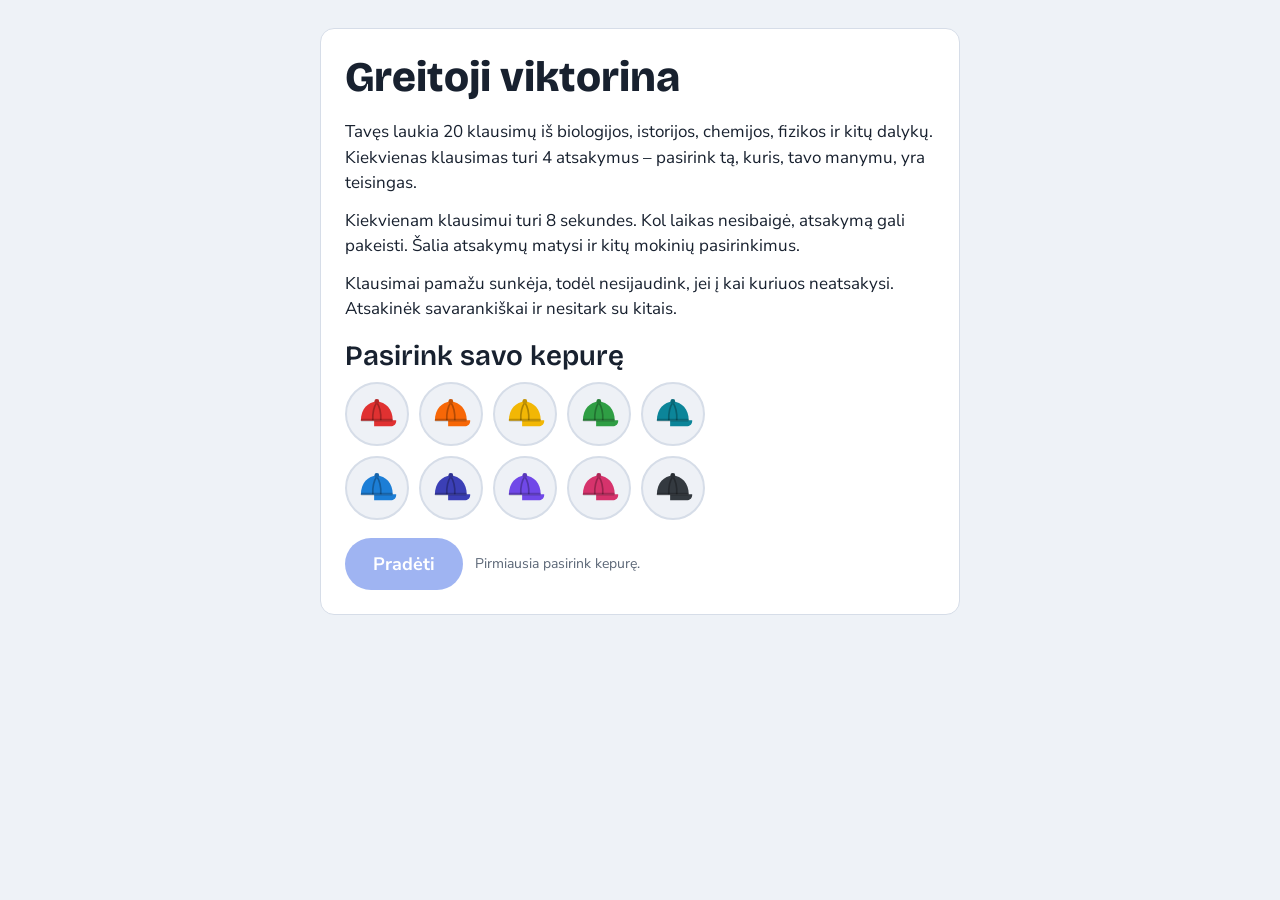
<file: index.html>
<!doctype html>
<html lang="lt">
<head>
<meta charset="utf-8">
<meta name="viewport" content="width=device-width, initial-scale=1">
<title>Greitoji viktorina</title>
<link rel="preconnect" href="https://fonts.googleapis.com">
<link rel="preconnect" href="https://fonts.gstatic.com" crossorigin>
<link rel="stylesheet" href="https://fonts.googleapis.com/css2?family=Bricolage+Grotesque:opsz,wght@12..96,600;12..96,800&family=Nunito+Sans:opsz,wght@6..12,400;6..12,600;6..12,700&display=swap">
<link rel="stylesheet" href="style.css?v=20261014a">
</head>
<body>
<main class="wrap">
  <section id="intro" class="card">
    <h1 id="introTitle">Greitoji viktorina</h1>
    <div id="introText" style="display:flex;flex-direction:column;gap:12px"></div>
    <div class="hatpick">
      <h2>Pasirink savo kepurę</h2>
      <div class="hats" id="hats" role="radiogroup" aria-label="Kepurės spalva"></div>
    </div>
    <div class="row"><button class="btn" id="startBtn" type="button" disabled>Pradėti</button><span class="small muted" id="startHint">Pirmiausia pasirink kepurę.</span></div>
  </section>

  <section id="quiz" class="card" hidden>
    <div class="topline">
      <span class="label" id="qnum">Klausimas 1 iš 20</span>
      <span class="secs" id="secs">8</span>
    </div>
    <div class="bar"><i id="barFill"></i></div>
    <h2 id="qtext">Klausimas</h2>
    <div class="opts" id="opts"></div>
    <div class="quizfoot">
      <p class="hint" id="hint"></p>
    </div>
  </section>

  <section id="done" class="card" hidden>
    <h1>Viskas!</h1>
    <p class="status" id="sendStatus" aria-live="polite">Siunčiami tavo atsakymai…</p>
    <div id="fallback" hidden>
      <p>Parodyk šį kodą mokytojui:</p>
      <p class="code" id="code">—</p>
      <button class="btn ghost sm" id="retryBtn" type="button">Bandyti siųsti dar kartą</button>
    </div>
  </section>
</main>

<script src="config.js?v=20261014a"></script>
<script>
(function () {
  const C = window.QUIZ_CONFIG;
  const QUESTIONS = C.QUESTIONS.map(q => ({ ...q, crowdIdx: "ABCD".indexOf(String(q.crowd).toUpperCase()), correctIdx: "ABCD".indexOf(String(q.correct || "").toUpperCase()) }));
  const N = QUESTIONS.length;
  const LETTERS = ["A", "B", "C", "D"];
  // 10 cap colours. The student picks one; fake classmates wear the others.
  const HATS = [
    { c: "#e03131", n: "Raudona" }, { c: "#f76707", n: "Oranžinė" }, { c: "#f2b705", n: "Geltona" },
    { c: "#2f9e44", n: "Žalia" },   { c: "#0c8599", n: "Žydra" },    { c: "#1c7ed6", n: "Mėlyna" },
    { c: "#3b3fb6", n: "Tamsiai mėlyna" }, { c: "#7048e8", n: "Violetinė" }, { c: "#d6336c", n: "Rožinė" },
    { c: "#343a40", n: "Juoda" }
  ];
  // A full cap (crown, seams, button, brim) drawn in currentColor.
  const CAP = '<svg viewBox="0 0 24 24" aria-hidden="true">'
    + '<path d="M3.6 15.6C3.6 9.4 7.4 5.6 12 5.6s8.4 3.8 8.4 10z" fill="currentColor"/>'
    + '<path d="M10.6 15.4h11.6c.2 1.9-1.1 3.2-3.1 3.2h-8.5z" fill="currentColor"/>'
    + '<path d="M12 6c-1.6 2.4-2.3 5.6-2.1 9.4M12 6c1.6 2.4 2.3 5.6 2.1 9.4" fill="none" stroke="#000" stroke-opacity=".28" stroke-width=".9"/>'
    + '<rect x="3.6" y="14.6" width="16.8" height="1.4" rx=".5" fill="#000" fill-opacity=".22"/>'
    + '<circle cx="12" cy="5.5" r="1.25" fill="currentColor"/><circle cx="12" cy="5.5" r="1.25" fill="#000" fill-opacity=".2"/>'
    + '</svg>';
  let myHat = null;
  const $ = id => document.getElementById(id);

  // Class label from the link, e.g. ...?class=7A
  const params = new URLSearchParams(location.search);
  const CLASS = (params.get("class") || "").replace(/[^\w-]/g, "").slice(0, 20);
  // Group: random 50/50. For testing: ?group=influence or ?group=control
  const forced = params.get("group");
  const GROUP = forced === "influence" || forced === "control" ? forced : (Math.random() < 0.5 ? "influence" : "control");
  const RUN_ID = Date.now().toString(36) + Math.random().toString(36).slice(2, 8);

  // Start screen: different instructions per group
  $("introTitle").textContent = C.INTRO_TITLE || "Greitoji viktorina";
  ((GROUP === "influence" ? C.INTRO_INFLUENCE : C.INTRO_CONTROL) || []).forEach(t => {
    const p = document.createElement("p"); p.textContent = t; $("introText").appendChild(p);
  });

  // Cap picker on the start screen (both groups)
  HATS.forEach((h, i) => {
    const b = document.createElement("button");
    b.type = "button"; b.className = "hat"; b.id = `hat${i}`;
    b.setAttribute("role", "radio"); b.setAttribute("aria-checked", "false"); b.setAttribute("aria-label", h.n);
    b.style.color = h.c; b.innerHTML = CAP;
    b.addEventListener("click", () => {
      myHat = i;
      document.querySelectorAll(".hat").forEach((x, k) => { x.classList.toggle("sel", k === i); x.setAttribute("aria-checked", String(k === i)); });
      $("startBtn").disabled = false; $("startHint").hidden = true;
    });
    $("hats").appendChild(b);
  });

  function capEl(colorIdx, extra) {
    const p = document.createElement("span");
    p.className = "peer" + (extra ? " " + extra : "");
    p.style.color = HATS[colorIdx].c;
    p.innerHTML = CAP;
    return p;
  }

  let qi = 0, choice = null, answers = [], timers = [], tickTimer = null, deadline = 0;

  function show(id) { ["intro", "quiz", "done"].forEach(s => $(s).hidden = s !== id); }
  function clearTimers() { timers.forEach(clearTimeout); timers = []; clearInterval(tickTimer); }

  function render() {
    const q = QUESTIONS[qi];
    choice = null;
    $("qnum").textContent = `Klausimas ${qi + 1} iš ${N}`;
    $("qtext").textContent = q.text;
    $("hint").textContent = "";
    const box = $("opts");
    box.innerHTML = "";
    q.options.forEach((t, i) => {
      const b = document.createElement("button");
      b.type = "button"; b.className = "opt"; b.id = `opt${i}`;
      b.innerHTML = `<span class="letter">${LETTERS[i]}</span><span class="otext"></span><span class="peers" aria-hidden="true"></span>`;
      b.querySelector(".otext").textContent = t;
      b.addEventListener("click", () => select(i));
      box.appendChild(b);
    });

    const secs = C.SECONDS_PER_QUESTION;
    deadline = performance.now() + secs * 1000;
    const fill = $("barFill");
    fill.style.transition = "none"; fill.style.transform = "scaleX(1)"; fill.classList.remove("low");
    $("secs").classList.remove("low");
    requestAnimationFrame(() => requestAnimationFrame(() => {
      fill.style.transition = `transform ${secs}s linear`;
      fill.style.transform = "scaleX(0)";
    }));
    tick();
    tickTimer = setInterval(tick, 200);
    timers.push(setTimeout(next, secs * 1000));

    if (GROUP === "influence" && q.crowdIdx >= 0) schedulePeers(q);
  }

  const rand = (a, b) => a + Math.random() * (b - a);
  const randInt = (a, b) => Math.floor(rand(a, b + 1));
  const shuffle = arr => { for (let i = arr.length - 1; i > 0; i--) { const j = Math.floor(Math.random() * (i + 1)); [arr[i], arr[j]] = [arr[j], arr[i]]; } return arr; };

  // Decide how many fake classmates pick each answer on this question.
  function planVotes(q) {
    const crowd = q.crowdIdx;
    const trust = crowd === q.correctIdx;          // peers pick the right answer here
    const n = randInt(C.PEERS_MIN, C.PEERS_MAX);
    const counts = [0, 0, 0, 0];
    if (trust && Math.random() < C.PEERS_UNANIMOUS) { counts[crowd] = n; return counts; }
    const share = trust ? rand(0.75, 0.95) : rand(C.PEERS_MAJORITY_MIN, C.PEERS_MAJORITY_MAX);
    const main = Math.min(n, Math.max(Math.round(n * share), Math.floor(n / 2) + 1)); // always a strict majority
    counts[crowd] = main;
    const rest = n - main;
    const others = shuffle([0, 1, 2, 3].filter(i => i !== crowd));
    const used = rest <= 1 ? 1 : (Math.random() < 0.5 ? 1 : 2); // the rest split over 1 or 2 other answers
    for (let k = 0; k < rest; k++) counts[others[k % used]]++;
    return counts;
  }

  function schedulePeers(q) {
    const counts = planVotes(q);
    // Arrival order: random, but the majority answer tends to come in first so its lead shows early.
    const lead = counts.indexOf(Math.max(...counts));
    const bias = C.PEERS_CROWD_FIRST ?? 0;
    const seq = counts.flatMap((c, opt) => Array(c).fill(opt))
      .map(opt => ({ opt, key: Math.random() + (opt === lead ? -bias : 0) }))
      .sort((a, b) => a.key - b.key).map(x => x.opt);
    // Random arrival times: first one between FIRST_MIN and FIRST_MAX, the rest scattered until LAST_BY.
    const first = rand(C.PEERS_FIRST_MIN, C.PEERS_FIRST_MAX);
    // Front-loaded: most arrive soon after the first one, a few stragglers later.
    const k = C.PEERS_FRONT_LOAD ?? 1;
    const times = [first, ...seq.slice(1).map(() => first + (C.PEERS_LAST_BY - first) * Math.pow(Math.random(), k))].sort((a, b) => a - b);
    // fake classmates wear the caps the student didn't pick, never two the same on one question
    const colors = shuffle(HATS.map((_, i) => i).filter(i => i !== myHat));
    seq.forEach((opt, n) => {
      timers.push(setTimeout(() => {
        const strip = document.querySelector(`#opt${opt} .peers`);
        if (!strip) return;
        const p = capEl(colors[n % colors.length]);
        strip.appendChild(p);
      }, times[n] * 1000));
    });
  }

  function tick() {
    const left = Math.max(0, Math.ceil((deadline - performance.now()) / 1000));
    $("secs").textContent = left;
    if (left <= 3) { $("secs").classList.add("low"); $("barFill").classList.add("low"); }
  }

  function select(i) {
    choice = i;
    document.querySelectorAll(".opt").forEach((b, k) => b.classList.toggle("sel", k === i));
    // the student's own cap sits on the answer they picked
    document.querySelectorAll(".peer.me").forEach(e => e.remove());
    if (myHat !== null) { const strip = document.querySelector(`#opt${i} .peers`); if (strip) strip.prepend(capEl(myHat, "me")); }
    $("hint").textContent = "Atsakymas pažymėtas. Dar gali jį pakeisti.";
  }

  function next() {
    clearTimers();
    answers.push(choice);
    qi++;
    if (qi < N) render(); else finish();
  }

  /* ---------- Sending ---------- */
  function buildResult() {
    // matched = went with the crowd on a trap question (where the crowd is wrong)
    let matched = 0, other = 0, skipped = 0, correct = 0;
    answers.forEach((a, i) => {
      const q = QUESTIONS[i];
      if (a === null) { skipped++; return; }
      if (a === q.correctIdx) correct++;
      if (a === q.crowdIdx && q.crowdIdx !== q.correctIdx) matched++;
      else other++;
    });
    return {
      id: RUN_ID,
      cls: CLASS,
      team: GROUP,
      answers: answers.map(a => a === null ? "-" : LETTERS[a]).join(""),
      matched, other, skipped, correct
    };
  }

  const sleep = ms => new Promise(r => setTimeout(r, ms));

  // Returns true only when Google confirms the row was saved.
  async function send(result) {
    if (!C.SCRIPT_URL || C.SCRIPT_URL.indexOf("script.google.com") === -1) throw new Error("not configured");
    const body = JSON.stringify(result);
    try {
      // text/plain keeps this a "simple" request, so Google answers without a CORS preflight
      // and we can read its reply.
      // Give Google at most 25 s to answer; a request that hangs is abandoned and retried.
      const ctrl = new AbortController();
      const timer = setTimeout(() => ctrl.abort(), 25000);
      let data;
      try {
        const res = await fetch(C.SCRIPT_URL, { method: "POST", headers: { "Content-Type": "text/plain;charset=utf-8" }, body, signal: ctrl.signal });
        data = await res.json(); // a busy/error page from Google isn't JSON -> throws -> retry
      } finally { clearTimeout(timer); }
      return data && data.ok === true;
    } catch (err) {
      if (err instanceof TypeError && !navigator.onLine) return false; // offline: retry later
      if (err instanceof SyntaxError) return false;
      if (err && err.name === "AbortError") return false;            // Google didn't answer in time: retry                    // Google replied with an error page
      // Some school networks block reading the reply. Fall back to a blind send.
      await fetch(C.SCRIPT_URL, { method: "POST", mode: "no-cors", headers: { "Content-Type": "text/plain;charset=utf-8" }, body });
      return true;
    }
  }

  async function sendWithRetry(result, firstTry) {
    $("sendStatus").className = "status";
    $("sendStatus").textContent = "Siunčiami tavo atsakymai…";
    $("fallback").hidden = true;
    // Everyone finishes at about the same moment, so spread the first sends over ~4 seconds.
    if (firstTry) await sleep(Math.random() * 4000);
    // The script ignores duplicate ids, so retrying never creates double rows.
    for (let attempt = 0; attempt < 8; attempt++) {
      try {
        if (await send(result)) {
          $("sendStatus").className = "status ok";
          $("sendStatus").textContent = "Tavo atsakymai išsiųsti. Ačiū! Gali padėti įrenginį.";
          return;
        }
      } catch (err) {
        if (err.message === "not configured") break;
      }
      await sleep(1500 * (attempt + 1) + Math.random() * 1500);
    }
    $("sendStatus").className = "status bad";
    $("sendStatus").textContent = "Nepavyko išsiųsti tavo atsakymų.";
    $("code").textContent = `${result.team === "influence" ? "B" : "R"}-${String(result.correct).padStart(2, "0")}-${String(result.matched).padStart(2, "0")}`;
    $("fallback").hidden = false;
  }

  let lastResult = null;
  function finish() {
    show("done");
    lastResult = buildResult();
    sendWithRetry(lastResult, true);
  }

  $("retryBtn").addEventListener("click", () => lastResult && sendWithRetry(lastResult, false));
  $("startBtn").addEventListener("click", () => { show("quiz"); qi = 0; answers = []; render(); });
})();
</script>
</body>
</html>
</file>
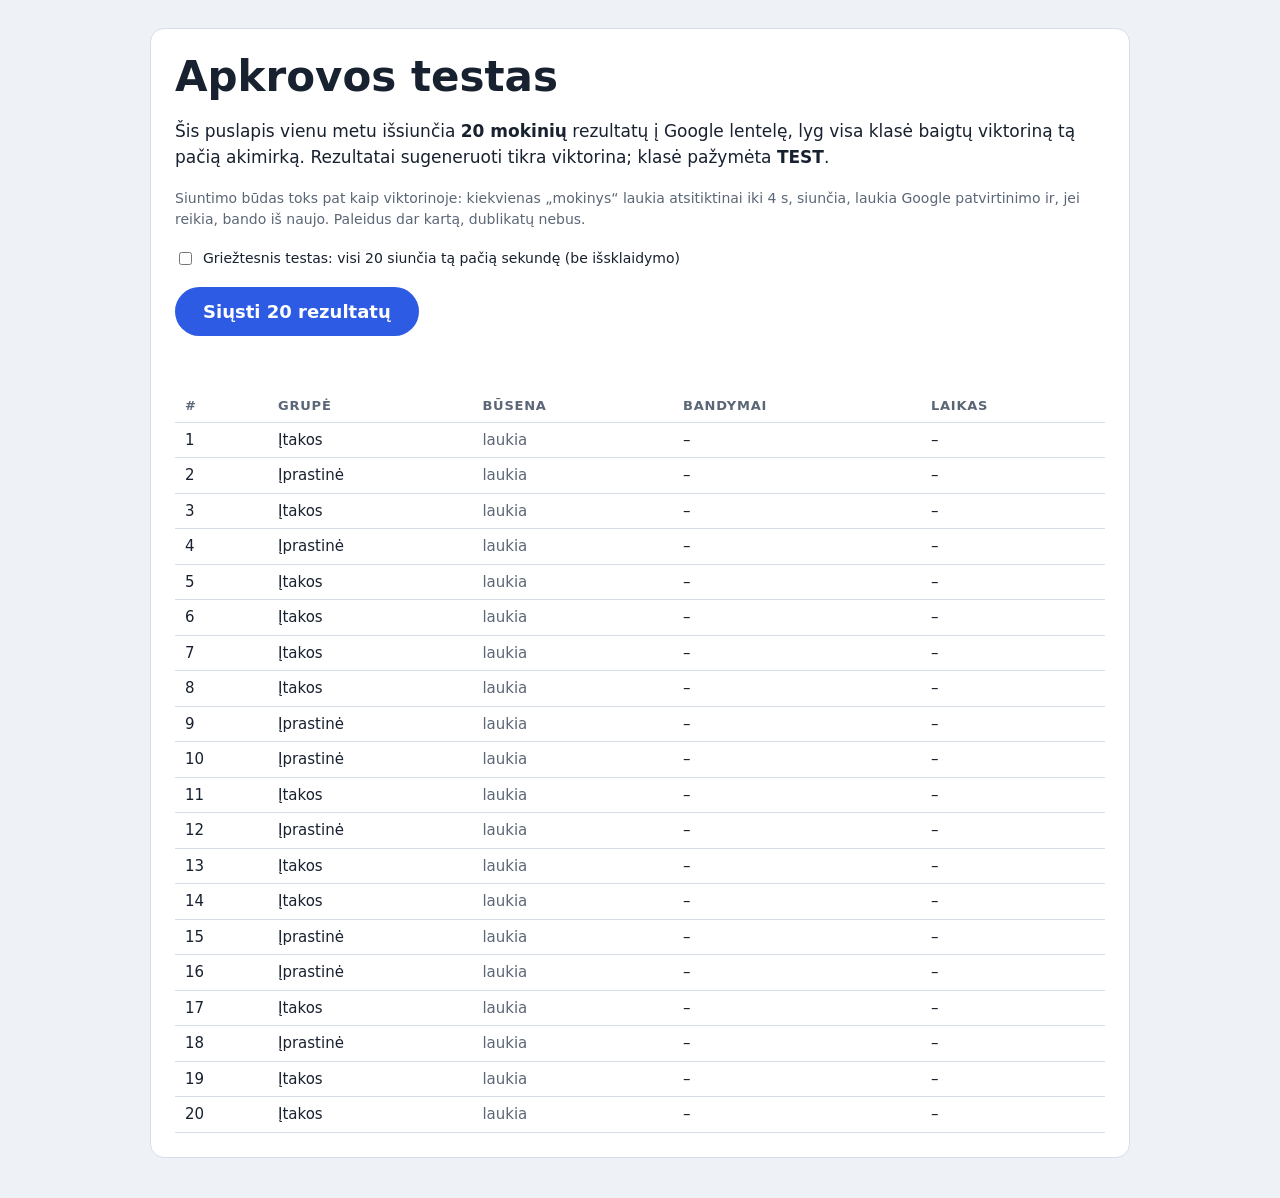
<file: loadtest.html>
<!doctype html>
<html lang="lt">
<head>
<meta charset="utf-8">
<meta name="viewport" content="width=device-width, initial-scale=1">
<title>Apkrovos testas</title>
<link rel="stylesheet" href="style.css?v=20261014a">
<style>
.lt-table { width: 100%; border-collapse: collapse; font-size: 15px; font-variant-numeric: tabular-nums; }
.lt-table th, .lt-table td { text-align: left; padding: 6px 10px; border-bottom: 1px solid var(--line); white-space: nowrap; }
.lt-table th { font-size: 13px; letter-spacing: .06em; text-transform: uppercase; color: var(--muted); }
.st-wait { color: var(--muted); } .st-ok { color: var(--ok); font-weight: 700; } .st-bad { color: var(--red); font-weight: 700; } .st-blind { color: var(--warn); font-weight: 700; }
.summary { font-family: var(--font-display); font-size: 22px; font-weight: 800; }
label { display: flex; gap: 8px; align-items: center; }
</style>
</head>
<body>
<main class="wrap wide">
  <section class="card">
    <h1>Apkrovos testas</h1>
    <p>Šis puslapis vienu metu išsiunčia <b>20 mokinių</b> rezultatų į Google lentelę, lyg visa klasė baigtų viktoriną tą pačią akimirką. Rezultatai sugeneruoti tikra viktorina; klasė pažymėta <b>TEST</b>.</p>
    <p class="small muted">Siuntimo būdas toks pat kaip viktorinoje: kiekvienas „mokinys“ laukia atsitiktinai iki 4 s, siunčia, laukia Google patvirtinimo ir, jei reikia, bando iš naujo. Paleidus dar kartą, dublikatų nebus.</p>
    <label class="small"><input type="checkbox" id="burst"> Griežtesnis testas: visi 20 siunčia tą pačią sekundę (be išsklaidymo)</label>
    <div class="row"><button class="btn" id="go" type="button">Siųsti 20 rezultatų</button></div>
    <p class="summary" id="summary" aria-live="polite"></p>
    <p class="small" id="verify"></p>
    <div class="chartbox"><table class="lt-table">
      <thead><tr><th>#</th><th>Grupė</th><th>Būsena</th><th>Bandymai</th><th>Laikas</th></tr></thead>
      <tbody id="rows"></tbody>
    </table></div>
  </section>
</main>
<script src="config.js?v=20261014a"></script>
<script>
(function () {
  const C = window.QUIZ_CONFIG;
  const STUDENTS = [{"id": "mv6ke7j1h4e89g", "cls": "TEST", "team": "influence", "answers": "-C-BABCBD-BBCAAAAABD", "matched": 3, "other": 14, "skipped": 3, "correct": 12}, {"id": "mv6ke75suejbae", "cls": "TEST", "team": "control", "answers": "BCDBAACDBCBDAACB--CC", "matched": 1, "other": 17, "skipped": 2, "correct": 11}, {"id": "mv6ke7mbspxsqz", "cls": "TEST", "team": "influence", "answers": "BCD-ABCDCAAACCAA--BC", "matched": 6, "other": 11, "skipped": 3, "correct": 10}, {"id": "mv6ke71ndeeihe", "cls": "TEST", "team": "control", "answers": "-CDBADBBBBBBDADD-ABB", "matched": 2, "other": 16, "skipped": 2, "correct": 8}, {"id": "mv6ke7m6blwtts", "cls": "TEST", "team": "influence", "answers": "BCDBABABCABA-A-ABABC", "matched": 7, "other": 11, "skipped": 2, "correct": 11}, {"id": "mv6ke6xsu28w3m", "cls": "TEST", "team": "influence", "answers": "BCDD-BACCBABBCAAABBA", "matched": 6, "other": 13, "skipped": 1, "correct": 9}, {"id": "mv6ke7piqrbkp9", "cls": "TEST", "team": "influence", "answers": "BCDBABADCAAACDC-ADAA", "matched": 6, "other": 13, "skipped": 1, "correct": 10}, {"id": "mv6ke6y13m4eu9", "cls": "TEST", "team": "influence", "answers": "DC-BABABCAABDCCBBABA", "matched": 9, "other": 10, "skipped": 1, "correct": 8}, {"id": "mv6ke6xqfbnk94", "cls": "TEST", "team": "control", "answers": "DCDAABCBCCDDAD-CBCBB", "matched": 3, "other": 16, "skipped": 1, "correct": 8}, {"id": "mv6ke7q5exhg4d", "cls": "TEST", "team": "control", "answers": "B-DBABCBBBBACCABCCAC", "matched": 2, "other": 17, "skipped": 1, "correct": 13}, {"id": "mv6ke6xnsmm11x", "cls": "TEST", "team": "influence", "answers": "BCDBAACACAAACCD-AADA", "matched": 7, "other": 12, "skipped": 1, "correct": 9}, {"id": "mv6ke7iv7rcmt5", "cls": "TEST", "team": "control", "answers": "BCDBABDBCCBCB-ABCCCC", "matched": 0, "other": 19, "skipped": 1, "correct": 13}, {"id": "mv6ke6ysvurgfi", "cls": "TEST", "team": "influence", "answers": "BCDBACCBCAABDAACADAA", "matched": 3, "other": 17, "skipped": 0, "correct": 13}, {"id": "mv6ke6xmm1igkc", "cls": "TEST", "team": "influence", "answers": "BCDBABAACCAAACBBDAAD", "matched": 6, "other": 14, "skipped": 0, "correct": 10}, {"id": "mv6ke6xu3k5bv6", "cls": "TEST", "team": "control", "answers": "BCDBADCBAABADDDCADBD", "matched": 3, "other": 17, "skipped": 0, "correct": 9}, {"id": "mv6ke7oulrf6vb", "cls": "TEST", "team": "control", "answers": "BCABADCBBCCBCAAAABBD", "matched": 2, "other": 18, "skipped": 0, "correct": 13}, {"id": "mv6ke7jfph255m", "cls": "TEST", "team": "influence", "answers": "BADAADCBCCBCCAAADBBA", "matched": 4, "other": 16, "skipped": 0, "correct": 12}, {"id": "mv6ke7oh0lffq0", "cls": "TEST", "team": "control", "answers": "BCDBACCBDABBDABBABDD", "matched": 1, "other": 19, "skipped": 0, "correct": 13}, {"id": "mv6ke7o1jsyu8d", "cls": "TEST", "team": "influence", "answers": "BCDBABCBCCABCABDBADC", "matched": 3, "other": 17, "skipped": 0, "correct": 14}, {"id": "mv6ke7mvhmmuae", "cls": "TEST", "team": "influence", "answers": "BCDAABAACAABCCBAAABA", "matched": 10, "other": 10, "skipped": 0, "correct": 9}];
  const $ = id => document.getElementById(id);
  const sleep = ms => new Promise(r => setTimeout(r, ms));

  // Same logic as the quiz (index.html), plus a note when the blind fallback was used.
  async function send(result) {
    const body = JSON.stringify(result);
    try {
      // Give Google at most 25 s to answer; a request that hangs is abandoned and retried.
      const ctrl = new AbortController();
      const timer = setTimeout(() => ctrl.abort(), 25000);
      let data;
      try {
        const res = await fetch(C.SCRIPT_URL, { method: "POST", headers: { "Content-Type": "text/plain;charset=utf-8" }, body, signal: ctrl.signal });
        data = await res.json(); // a busy/error page from Google isn't JSON -> throws -> retry
      } finally { clearTimeout(timer); }
      return data && data.ok === true ? "ok" : false;
    } catch (err) {
      if (err instanceof TypeError && !navigator.onLine) return false;
      if (err instanceof SyntaxError) return false;
      if (err && err.name === "AbortError") return false;            // Google didn't answer in time: retry
      await fetch(C.SCRIPT_URL, { method: "POST", mode: "no-cors", headers: { "Content-Type": "text/plain;charset=utf-8" }, body });
      return "blind";
    }
  }

  function row(i) { return $("rows").children[i]; }
  function setRow(i, cls, text, attempts, ms) {
    const r = row(i).children;
    r[2].className = cls; r[2].textContent = text;
    if (attempts !== undefined) r[3].textContent = attempts;
    if (ms !== undefined) r[4].textContent = (ms / 1000).toFixed(1).replace(".", ",") + " s";
  }

  STUDENTS.forEach((s, i) => {
    const tr = document.createElement("tr");
    [String(i + 1), s.team === "influence" ? "Įtakos" : "Įprastinė", "laukia", "–", "–"].forEach((t, k) => {
      const td = document.createElement("td"); td.textContent = t; if (k === 2) td.className = "st-wait"; tr.appendChild(td);
    });
    $("rows").appendChild(tr);
  });

  async function runOne(s, i, burst, t0) {
    if (!burst) await sleep(Math.random() * 4000);
    setRow(i, "st-wait", "siunčiama…");
    for (let attempt = 1; attempt <= 8; attempt++) {
      let r = false;
      try { r = await send(s); } catch (e) { r = false; }
      if (r === "ok") { setRow(i, "st-ok", "patvirtinta", attempt, performance.now() - t0); return "ok"; }
      if (r === "blind") { setRow(i, "st-blind", "išsiųsta be patvirtinimo", attempt, performance.now() - t0); return "blind"; }
      setRow(i, "st-wait", "Google užimtas, bandoma vėl…", attempt);
      await sleep(1500 * attempt + Math.random() * 1500);
    }
    setRow(i, "st-bad", "nepavyko", 8, performance.now() - t0);
    return "fail";
  }

  $("go").addEventListener("click", async () => {
    $("go").disabled = true;
    $("summary").textContent = "Siunčiama…";
    $("verify").textContent = "";
    const t0 = performance.now();
    const out = await Promise.all(STUDENTS.map((s, i) => runOne(s, i, $("burst").checked, t0)));
    const secs = ((performance.now() - t0) / 1000).toFixed(1).replace(".", ",");
    const ok = out.filter(x => x === "ok").length, blind = out.filter(x => x === "blind").length, fail = out.filter(x => x === "fail").length;
    $("summary").textContent = `Patvirtinta ${ok} iš 20` + (blind ? ` · be patvirtinimo ${blind}` : "") + (fail ? ` · nepavyko ${fail}` : "") + ` · per ${secs} s`;
    try {
      const res = await fetch(C.SCRIPT_URL + "?t=" + Date.now());
      const data = await res.json();
      // doGet doesn't return ids, so count TEST rows instead
      const testRows = (data.rows || []).filter(r => r.cls === "TEST").length;
      $("verify").textContent = `Google lentelėje dabar yra ${testRows} eilučių su klase TEST (turėtų būti 20).`;
    } catch (e) {
      $("verify").textContent = "Nepavyko patikrinti lentelės iš šio puslapio.";
    }
    $("go").disabled = false;
    $("go").textContent = "Siųsti dar kartą (dublikatų nebus)";
  });
})();
</script>
</body>
</html>
</file>
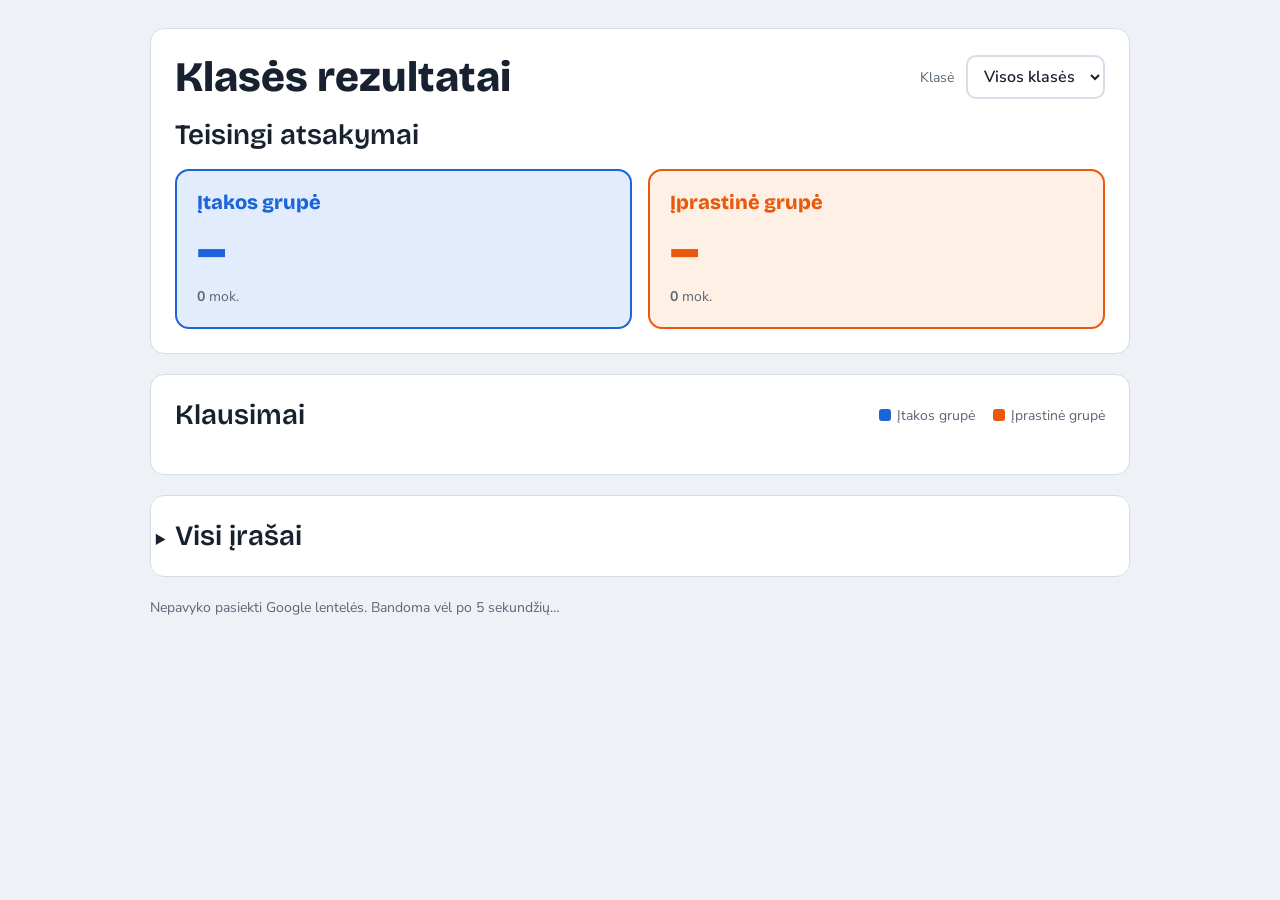
<file: results.html>
<!doctype html>
<html lang="lt">
<head>
<meta charset="utf-8">
<meta name="viewport" content="width=device-width, initial-scale=1">
<title>Klasės rezultatai</title>
<link rel="preconnect" href="https://fonts.googleapis.com">
<link rel="preconnect" href="https://fonts.gstatic.com" crossorigin>
<link rel="stylesheet" href="https://fonts.googleapis.com/css2?family=Bricolage+Grotesque:opsz,wght@12..96,600;12..96,800&family=Nunito+Sans:opsz,wght@6..12,400;6..12,600;6..12,700&display=swap">
<link rel="stylesheet" href="style.css?v=20261014a">
</head>
<body>
<main class="wrap wide">

  <section class="card">
    <div class="row between">
      <h1>Klasės rezultatai</h1>
      <div class="row">
        <label class="small muted" for="classSel">Klasė</label>
        <select id="classSel"><option value="">Visos klasės</option></select>
      </div>
    </div>
    <p class="notice small" id="setupNotice" hidden>Rezultatų lenta neprijungta: įklijuokite Google nuorodą į <b>config.js</b>. Peržiūrai su išgalvotais duomenimis adreso gale pridėkite <b>?demo</b>.</p>
    <p class="notice small" id="demoNotice" hidden>Demonstracinis režimas: išgalvoti duomenys.</p>
    <p class="notice small" id="configWarn" hidden></p>

    <h2>Teisingi atsakymai</h2>
    <div class="teams">
      <div class="team b">
        <h3>Įtakos grupė</h3>
        <span class="big" id="bPct">–</span>
        <p class="small muted"><b id="bN">0</b> mok.</p>
      </div>
      <div class="team o">
        <h3>Įprastinė grupė</h3>
        <span class="big" id="oPct">–</span>
        <p class="small muted"><b id="oN">0</b> mok.</p>
      </div>
    </div>
  </section>

  <section class="card">
    <div class="row between">
      <h2>Klausimai</h2>
      <div class="legend"><span><i style="background:var(--blue)"></i>Įtakos grupė</span><span><i style="background:var(--orange)"></i>Įprastinė grupė</span></div>
    </div>
    <p class="notice small" id="emptyNotice" hidden>Rezultatų dar nėra. Jie atsiras čia, kai mokiniai baigs viktoriną.</p>
    <div class="qlist" id="qList"></div>
  </section>

  <section class="card">
    <details id="entries">
      <summary><h2 style="display:inline">Visi įrašai</h2> <span class="small muted" id="entryCount"></span></summary>
      <div class="tablebox"><table class="etable">
        <thead><tr><th>Laikas</th><th>Klasė</th><th>Grupė</th><th>Teisingi</th><th>Neatsakyta</th></tr></thead>
        <tbody id="entryRows"></tbody>
      </table></div>
    </details>
  </section>

  <p class="small muted" id="updated">Įkeliama…</p>
</main>

<script src="config.js?v=20261014a"></script>
<script>
(function () {
  const C = window.QUIZ_CONFIG;
  const LETTERS = "ABCD";
  const QUESTIONS = C.QUESTIONS.map(q => ({
    ...q,
    crowdLetter: String(q.crowd || "").toUpperCase(),
    correctLetter: String(q.correct || "").toUpperCase()
  }));
  const N = QUESTIONS.length;
  const $ = id => document.getElementById(id);
  const params = new URLSearchParams(location.search);
  const DEMO = params.has("demo");
  const configured = C.SCRIPT_URL && C.SCRIPT_URL.indexOf("script.google.com") !== -1;

  const missing = QUESTIONS.map((q, i) => LETTERS.includes(q.correctLetter) && q.correctLetter ? null : i + 1).filter(Boolean);
  if (missing.length) { $("configWarn").textContent = `config.js faile nenurodytas teisingas atsakymas klausimui: ${missing.join(", ")}.`; $("configWarn").hidden = false; }

  let rows = [];
  let selected = (params.get("class") || "").replace(/[^\w-]/g, "");
  $("classSel").addEventListener("change", e => { selected = e.target.value; draw(); });

  /* ---------- Data ---------- */
  function demoRows() {
    const out = [];
    for (let s = 0; s < 26; s++) {
      const team = s % 2 ? "influence" : "control";
      let answers = "";
      QUESTIONS.forEach((q, i) => {
        const hard = i / (N - 1);
        const trust = q.crowdLetter === q.correctLetter;
        const pCrowd = trust ? 0 : (team === "influence" ? 0.1 + hard * 0.45 : 0.08 + hard * 0.12);
        const pCorrect = 0.85 - hard * 0.55;
        const r = Math.random();
        if (r < 0.04) answers += "-";
        else if (r < 0.04 + pCrowd) answers += q.crowdLetter;
        else if (Math.random() < pCorrect) answers += q.correctLetter;
        else answers += LETTERS.replace(q.correctLetter, "")[Math.floor(Math.random() * 3)];
      });
      out.push({ cls: s < 13 ? "7A" : "8B", team, answers, time: new Date(Date.now() - (26 - s) * 40000).toISOString() });
    }
    return out;
  }

  async function load() {
    if (DEMO) { if (!rows.length) rows = demoRows(); draw(); stamp("Demonstraciniai duomenys"); return; }
    if (!configured) { $("setupNotice").hidden = false; draw(); stamp("Neprijungta"); return; }
    try {
      const res = await fetch(C.SCRIPT_URL + "?t=" + Date.now());
      const data = await res.json();
      rows = Array.isArray(data.rows) ? data.rows : [];
      draw();
      stamp("Atnaujinta " + new Date().toLocaleTimeString("lt-LT") + " · atnaujinama kas 5 sekundes");
    } catch (e) {
      stamp("Nepavyko pasiekti Google lentelės. Bandoma vėl po 5 sekundžių…");
    }
  }
  function stamp(t) { $("updated").textContent = t; }

  /* ---------- Numbers ---------- */
  const ans = (row, i) => String(row.answers || "")[i];
  const correctCount = row => QUESTIONS.reduce((n, q, i) => n + (ans(row, i) === q.correctLetter ? 1 : 0), 0);
  const pct = v => v === null ? "–" : Math.round(v * 100) + "%";
  // share of a group that picked a given letter on question i
  const share = (list, i, letter) => list.length ? list.filter(r => ans(r, i) === letter).length / list.length : null;

  /* ---------- Render ---------- */
  function draw() {
    const classes = [...new Set(rows.map(r => r.cls).filter(Boolean))].sort();
    const sel = $("classSel");
    const want = ["", ...classes];
    if (selected && !classes.includes(selected)) want.push(selected);
    if (sel.options.length !== want.length || want.some((c, i) => sel.options[i].value !== c)) {
      sel.innerHTML = "";
      want.forEach(c => { const o = document.createElement("option"); o.value = c; o.textContent = c || "Visos klasės"; sel.appendChild(o); });
    }
    sel.value = selected;
    $("demoNotice").hidden = !DEMO;
    $("emptyNotice").hidden = rows.length > 0;

    const list = selected ? rows.filter(r => r.cls === selected) : rows;
    const B = list.filter(r => r.team === "influence");
    const O = list.filter(r => r.team === "control");
    const groupPct = g => g.length ? g.reduce((n, r) => n + correctCount(r), 0) / (g.length * N) : null;
    $("bPct").textContent = pct(groupPct(B));
    $("oPct").textContent = pct(groupPct(O));
    $("bN").textContent = B.length;
    $("oN").textContent = O.length;

    drawQuestions(B, O);
    drawEntries(list);
  }

  function optionRow(kind, label, letter, text, b, o) {
    const row = document.createElement("div");
    row.className = "orow " + kind;
    row.innerHTML = `
      <div class="olabel"><span class="otag">${label}</span><span class="oletter">${letter}</span><span class="otext"></span></div>
      <div class="obars">
        <div class="obar b"><div class="otrack"><i style="width:${(b ?? 0) * 100}%"></i></div><span>${pct(b)}</span></div>
        <div class="obar o"><div class="otrack"><i style="width:${(o ?? 0) * 100}%"></i></div><span>${pct(o)}</span></div>
      </div>`;
    row.querySelector(".otext").textContent = text;
    return row;
  }

  function drawQuestions(B, O) {
    const box = $("qList");
    box.innerHTML = "";
    QUESTIONS.forEach((q, i) => {
      const item = document.createElement("div");
      item.className = "qitem";
      const head = document.createElement("div");
      head.className = "qhead";
      head.innerHTML = `<span class="qno">${i + 1}.</span><span class="qtitle"></span>`;
      head.querySelector(".qtitle").textContent = q.text;
      item.appendChild(head);
      const ci = LETTERS.indexOf(q.correctLetter), ki = LETTERS.indexOf(q.crowdLetter);
      if (ci === ki) {
        item.appendChild(optionRow("correct", "Teisingas · minios", q.correctLetter, q.options[ci] ?? "", share(B, i, q.correctLetter), share(O, i, q.correctLetter)));
      } else {
        item.appendChild(optionRow("correct", "Teisingas", q.correctLetter, q.options[ci] ?? "", share(B, i, q.correctLetter), share(O, i, q.correctLetter)));
        if (ki >= 0) item.appendChild(optionRow("crowd", "Minios", q.crowdLetter, q.options[ki] ?? "", share(B, i, q.crowdLetter), share(O, i, q.crowdLetter)));
      }
      box.appendChild(item);
    });
  }

  function drawEntries(list) {
    $("entryCount").textContent = `(${list.length})`;
    const tb = $("entryRows");
    tb.innerHTML = "";
    if (!list.length) { tb.innerHTML = '<tr><td colspan="5" class="muted">Įrašų dar nėra.</td></tr>'; return; }
    list.slice().reverse().forEach(row => {
      const t = row.time ? new Date(row.time) : null;
      const when = t && !isNaN(t) ? t.toLocaleString("lt-LT", { month: "2-digit", day: "2-digit", hour: "2-digit", minute: "2-digit" }) : "–";
      const skipped = String(row.answers || "").split("").filter(c => c === "-").length;
      const tr = document.createElement("tr");
      const cells = [when, row.cls || "–", row.team === "influence" ? "Įtakos" : row.team === "control" ? "Įprastinė" : String(row.team || "?"),
        `${correctCount(row)} / ${N}`, String(skipped)];
      cells.forEach((c, k) => { const td = document.createElement("td"); td.textContent = c; if (k === 2) td.className = row.team === "influence" ? "tb" : "to"; tr.appendChild(td); });
      tb.appendChild(tr);
    });
  }

  load();
  setInterval(load, 5000);
})();
</script>
</body>
</html>
</file>
<file: style.css>
/* Shared styles for the quiz and the results board */
:root {
  --bg: #eef2f7;
  --surface: #ffffff;
  --ink: #18212f;
  --muted: #5b6676;
  --line: #d6dde8;
  --accent: #2d5be3;
  --accent-soft: #e3eafc;
  --warn: #d9480f;
  --blue: #1c64d9;
  --blue-soft: #e2ecfc;
  --red: #d42f3a;
  --red-soft: #fce4e5;
  --orange: #e8590c;
  --orange-soft: #fff0e6;
  --ok: #2b8a3e;
  --peer-1: #e8590c; --peer-2: #2b8a3e; --peer-3: #7048e8; --peer-4: #c2255c; --peer-5: #1971c2; --peer-6: #e67700; --peer-7: #0c8599;
  --font-display: "Bricolage Grotesque", "Trebuchet MS", system-ui, sans-serif;
  --font-body: "Nunito Sans", "Segoe UI", system-ui, sans-serif;
  --radius: 14px;
  color-scheme: light;
}
@media (prefers-color-scheme: dark) {
  :root {
    --bg: #121722; --surface: #1b2230; --ink: #e8edf5; --muted: #9aa5b6; --line: #2e3849;
    --accent: #7b9cff; --accent-soft: #24304d; --warn: #ff8a4c; --ok: #5fd07a;
    --blue: #6aa1ff; --blue-soft: #1d2b47; --red: #ff6b73; --red-soft: #3f2128; --orange: #ff9a52; --orange-soft: #3d2618; color-scheme: dark;
  }
}
* { box-sizing: border-box; }
html, body { min-height: 100%; }
body {
  margin: 0; background: var(--bg); color: var(--ink);
  font-family: var(--font-body); font-size: 17px; line-height: 1.5;
  padding: 0 16px;
}
[hidden] { display: none !important; }
.wrap { max-width: 640px; margin: 0 auto; padding-block: 28px 40px; display: flex; flex-direction: column; gap: 20px; }
.wrap.wide { max-width: 980px; }
h1, h2, h3 { font-family: var(--font-display); text-wrap: balance; margin: 0; line-height: 1.15; }
h1 { font-size: clamp(30px, 6vw, 42px); font-weight: 800; }
h2 { font-size: clamp(22px, 4.5vw, 28px); font-weight: 600; }
h3 { font-size: 20px; font-weight: 800; }
p { margin: 0; }
a { color: var(--accent); }
.card { background: var(--surface); border: 1px solid var(--line); border-radius: var(--radius); padding: 24px; display: flex; flex-direction: column; gap: 18px; min-width: 0; }
.muted { color: var(--muted); }
.small { font-size: 14px; }
.label { font-size: 13px; letter-spacing: .08em; text-transform: uppercase; color: var(--muted); font-weight: 700; }
.row { display: flex; flex-wrap: wrap; gap: 12px; align-items: center; }
.between { justify-content: space-between; }
.btn {
  font: 700 18px var(--font-body); color: #fff; background: var(--accent);
  border: 0; border-radius: 999px; padding: 14px 28px; cursor: pointer;
}
.btn:hover { filter: brightness(1.08); }
.btn.ghost { background: transparent; color: var(--muted); border: 2px solid var(--line); padding: 10px 20px; font-size: 16px; }
.btn.ghost:hover { color: var(--ink); border-color: var(--muted); filter: none; }
.btn.sm { padding: 8px 16px; font-size: 15px; }
.btn:focus-visible, .opt:focus-visible, a:focus-visible, select:focus-visible { outline: 3px solid var(--accent); outline-offset: 3px; }

/* Quiz */
.topline { display: flex; justify-content: space-between; align-items: baseline; gap: 12px; font-weight: 700; }
.secs { font-family: var(--font-display); font-size: 26px; font-variant-numeric: tabular-nums; }
.secs.low { color: var(--warn); }
.bar { height: 8px; background: var(--line); border-radius: 999px; overflow: hidden; }
.bar > i { display: block; height: 100%; width: 100%; background: var(--accent); transform-origin: left; }
.bar > i.low { background: var(--warn); }
.opts { display: grid; gap: 12px; }
.opt {
  display: flex; align-items: center; gap: 14px; width: 100%; text-align: left;
  background: var(--surface); color: var(--ink); border: 2px solid var(--line); border-radius: var(--radius);
  padding: 14px 16px; font: 600 17px var(--font-body); cursor: pointer; min-height: 64px;
}
.opt:hover { border-color: var(--accent); }
.opt.sel { border-color: var(--accent); background: var(--accent-soft); }
.letter {
  flex: none; width: 34px; height: 34px; border-radius: 50%; display: grid; place-items: center;
  background: var(--accent-soft); color: var(--accent); font-family: var(--font-display); font-weight: 800;
}
.opt.sel .letter { background: var(--accent); color: #fff; }
.otext { flex: 1; min-width: 0; }
.peers { display: flex; flex-wrap: wrap; justify-content: flex-end; max-width: 46%; }
.peer {
  width: 28px; height: 28px; border-radius: 50%; display: grid; place-items: center;
  border: 2px solid var(--surface); margin-left: -6px; animation: pop .35s ease-out both;
}
.peer svg { width: 18px; height: 18px; fill: #fff; }
@keyframes pop { from { transform: scale(.2); opacity: 0; } to { transform: scale(1); opacity: 1; } }
@media (prefers-reduced-motion: reduce) { .peer { animation: none; } }
.quizfoot { display: flex; justify-content: space-between; align-items: center; gap: 12px; flex-wrap: wrap; }
.hint { font-size: 14px; color: var(--muted); }
.status { font-weight: 700; }
.status.ok { color: var(--ok); }
.status.bad { color: var(--red); }
.code { font-family: var(--font-display); font-size: 36px; font-weight: 800; letter-spacing: .05em; font-variant-numeric: tabular-nums; }

/* Results */
.teams { display: grid; grid-template-columns: repeat(auto-fit, minmax(240px, 1fr)); gap: 16px; }
.team { border-radius: var(--radius); padding: 20px; display: flex; flex-direction: column; gap: 8px; border: 2px solid; }
.team.b { background: var(--blue-soft); border-color: var(--blue); }
.team.r { background: var(--red-soft); border-color: var(--red); }
.team.b h3, .team.b .big { color: var(--blue); }
.team.r h3, .team.r .big { color: var(--red); }
.big { font-family: var(--font-display); font-size: 56px; font-weight: 800; line-height: 1; font-variant-numeric: tabular-nums; }
.stats { display: flex; gap: 20px; flex-wrap: wrap; font-variant-numeric: tabular-nums; }
.chartbox { overflow-x: auto; }
.chartbox svg { display: block; width: 100%; min-width: 560px; height: auto; }
.legend { display: flex; gap: 18px; flex-wrap: wrap; font-size: 14px; color: var(--muted); }
.legend i { display: inline-block; width: 12px; height: 12px; border-radius: 3px; margin-right: 6px; vertical-align: -1px; }
select { font: 600 16px var(--font-body); padding: 8px 12px; border-radius: 10px; border: 2px solid var(--line); background: var(--surface); color: var(--ink); }
.notice { background: var(--accent-soft); border-radius: 10px; padding: 14px 16px; }

/* Results: verdict, flow, per-question ranking */
.verdict { font-family: var(--font-display); font-size: 20px; font-weight: 600; }
.verdict:empty { display: none; }
.big.blue { color: var(--blue); }
.big.red { color: var(--red); }
.big.sm { font-size: 36px; }
.flow { display: grid; grid-template-columns: minmax(0, 3fr) minmax(0, 2fr); gap: 24px; align-items: center; }
@media (max-width: 640px) { .flow { grid-template-columns: 1fr; } }
.flowmain { display: flex; flex-direction: column; gap: 6px; }
.flowside { display: flex; flex-direction: column; gap: 6px; border-left: 3px solid var(--red); padding-left: 16px; }
.qrank { display: flex; flex-direction: column; gap: 14px; }
.qrow { display: flex; flex-direction: column; gap: 4px; }
.qhead { display: flex; gap: 10px; align-items: baseline; min-width: 0; }
.qno { font-family: var(--font-display); font-weight: 800; color: var(--muted); flex: none; min-width: 34px; }
.qtitle { font-weight: 700; min-width: 0; overflow-wrap: anywhere; }
.qbar { display: flex; align-items: center; gap: 12px; }
.track { position: relative; flex: 1; height: 18px; background: var(--line); border-radius: 999px; }
.track .fill { position: absolute; inset: 0 auto 0 0; background: var(--blue); border-radius: 999px; transition: width .4s ease; }
.track .base { position: absolute; top: -4px; bottom: -4px; width: 4px; margin-left: -2px; background: var(--red); border-radius: 2px; }
.qpct { font-family: var(--font-display); font-weight: 800; font-size: 20px; color: var(--blue); min-width: 52px; text-align: right; font-variant-numeric: tabular-nums; }
.qmeta { padding-left: 44px; }
@media (prefers-reduced-motion: reduce) { .track .fill { transition: none; } }

/* Results: entries table */
details summary { cursor: pointer; list-style-position: outside; }
.tablebox { overflow-x: auto; margin-top: 12px; }
.etable { width: 100%; border-collapse: collapse; font-size: 15px; font-variant-numeric: tabular-nums; }
.etable th, .etable td { text-align: left; padding: 8px 12px; border-bottom: 1px solid var(--line); white-space: nowrap; }
.etable th { font-size: 13px; letter-spacing: .06em; text-transform: uppercase; color: var(--muted); }
.etable td.tb { color: var(--blue); font-weight: 700; }
.etable td.tr { color: var(--red); font-weight: 700; }

/* Results v3: orange team + per-question option rows */
.team.o { background: var(--orange-soft); border-color: var(--orange); }
.team.o h3, .team.o .big { color: var(--orange); }
.etable td.to { color: var(--orange); font-weight: 700; }
.qlist { display: flex; flex-direction: column; gap: 22px; }
.qitem { display: flex; flex-direction: column; gap: 8px; padding-bottom: 18px; border-bottom: 1px solid var(--line); }
.qitem:last-child { border-bottom: 0; padding-bottom: 0; }
.orow { display: grid; grid-template-columns: minmax(0, 2fr) minmax(0, 3fr); gap: 8px 20px; align-items: center; }
@media (max-width: 640px) { .orow { grid-template-columns: 1fr; } }
.olabel { display: flex; align-items: center; gap: 8px; min-width: 0; }
.otag { flex: none; font-size: 12px; font-weight: 700; letter-spacing: .05em; text-transform: uppercase; padding: 2px 8px; border-radius: 999px; }
.orow.correct .otag { background: color-mix(in srgb, var(--ok) 15%, transparent); color: var(--ok); }
.orow.crowd .otag { background: var(--line); color: var(--muted); }
.oletter { flex: none; font-family: var(--font-display); font-weight: 800; color: var(--muted); }
.otext { font-weight: 700; min-width: 0; overflow-wrap: anywhere; }
.obars { display: flex; flex-direction: column; gap: 5px; }
.obar { display: flex; align-items: center; gap: 10px; }
.otrack { position: relative; flex: 1; height: 14px; background: var(--line); border-radius: 999px; overflow: hidden; }
.otrack i { position: absolute; inset: 0 auto 0 0; border-radius: 999px; transition: width .4s ease; }
.obar.b .otrack i { background: var(--blue); }
.obar.o .otrack i { background: var(--orange); }
.obar span { min-width: 44px; text-align: right; font-family: var(--font-display); font-weight: 800; font-variant-numeric: tabular-nums; }
.obar.b span { color: var(--blue); }
.obar.o span { color: var(--orange); }
@media (prefers-reduced-motion: reduce) { .otrack i { transition: none; } }

/* Cap avatars: fake classmates, the student's own cap, and the picker */
.peer { background: #eef1f6; border: 2px solid var(--surface); box-shadow: 0 0 0 1px var(--line); }
.peer svg { width: 24px; height: 24px; fill: currentColor; }
.peer.me { box-shadow: 0 0 0 2px var(--accent); z-index: 1; }
.hatpick { display: flex; flex-direction: column; gap: 10px; }
.hats { display: grid; grid-template-columns: repeat(5, minmax(0, 1fr)); gap: 10px; max-width: 360px; }
.hat { aspect-ratio: 1; max-width: 100%; border-radius: 50%; border: 2px solid var(--line); background: #eef1f6; cursor: pointer; display: grid; place-items: center; padding: 0; }
.hat svg { width: 76%; height: 76%; }
.hat:hover { border-color: var(--muted); }
.hat.sel { border-color: var(--accent); box-shadow: 0 0 0 3px var(--accent-soft); }
.hat:focus-visible { outline: 3px solid var(--accent); outline-offset: 2px; }
.btn:disabled { opacity: .45; cursor: not-allowed; filter: none; }
</file>
